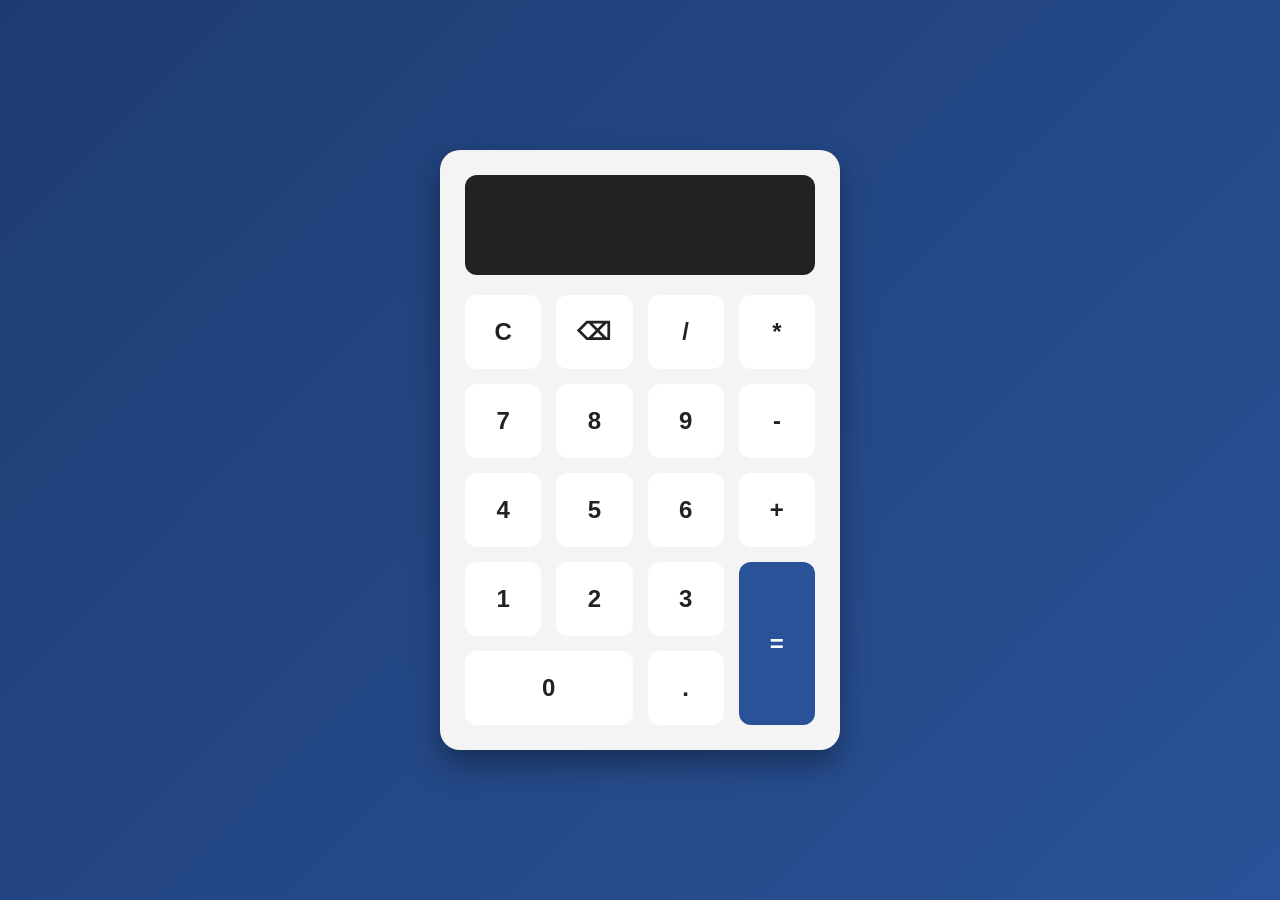
<file: semi_front/semi-front/gpt/index.html>
<!DOCTYPE html>
<html lang="pt-BR">
<head>
  <meta charset="UTF-8">
  <meta name="viewport" content="width=device-width, initial-scale=1.0">
  <title>Calculadora Simples</title>
  <link rel="stylesheet" href="style.css">
</head>
<body>

  <div class="calculadora">
    <input type="text" id="display" disabled>

    <div class="botoes">
      <button onclick="limpar()">C</button>
      <button onclick="apagar()">⌫</button>
      <button onclick="adicionar('/')">/</button>
      <button onclick="adicionar('*')">*</button>

      <button onclick="adicionar('7')">7</button>
      <button onclick="adicionar('8')">8</button>
      <button onclick="adicionar('9')">9</button>
      <button onclick="adicionar('-')">-</button>

      <button onclick="adicionar('4')">4</button>
      <button onclick="adicionar('5')">5</button>
      <button onclick="adicionar('6')">6</button>
      <button onclick="adicionar('+')">+</button>

      <button onclick="adicionar('1')">1</button>
      <button onclick="adicionar('2')">2</button>
      <button onclick="adicionar('3')">3</button>
      <button class="igual" onclick="calcular()">=</button>

      <button class="zero" onclick="adicionar('0')">0</button>
      <button onclick="adicionar('.')">.</button>
    </div>
  </div>

  <script src="script.js"></script>
</body>
</html>
</file>
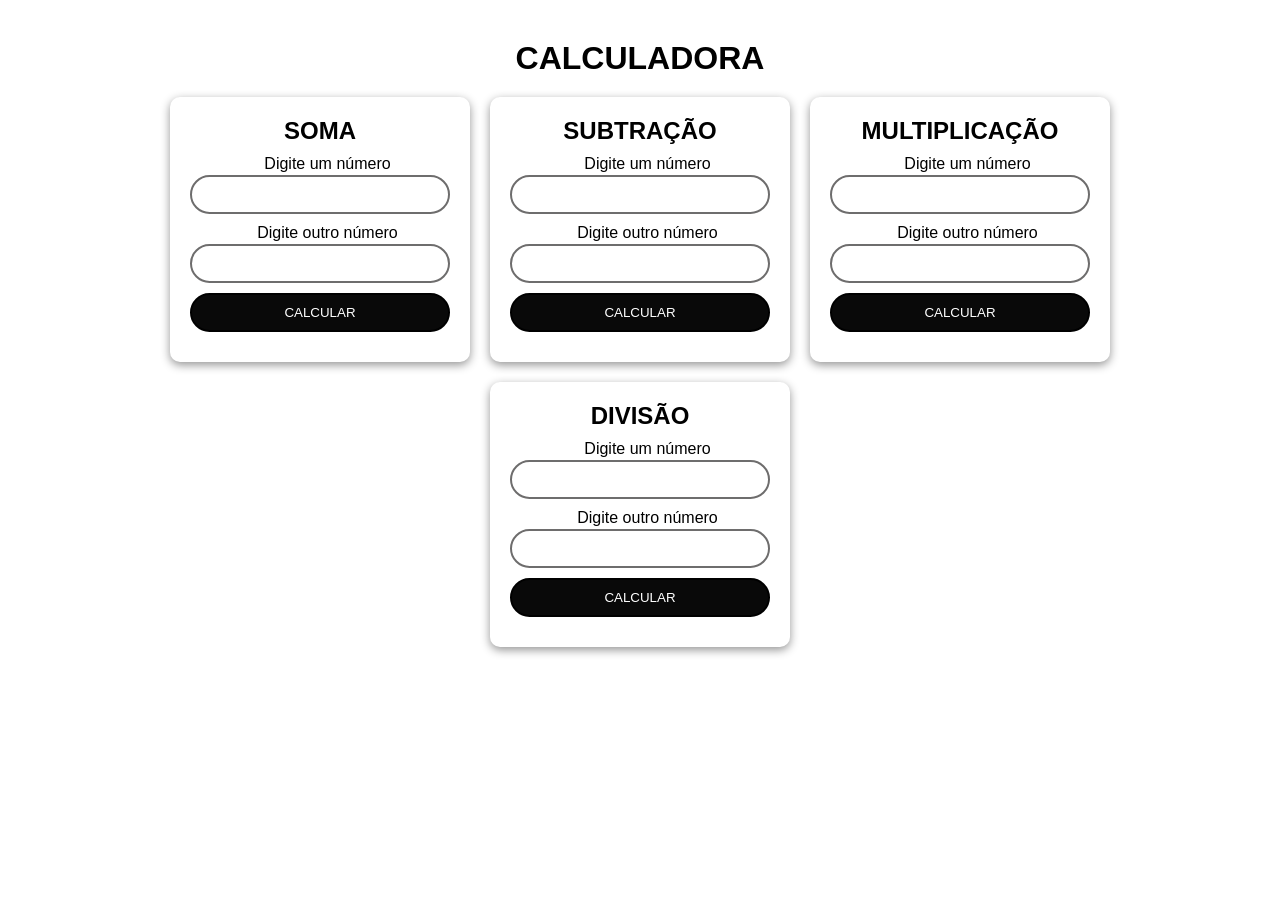
<file: semi_front/semi-front/inicial/index.html>
<!DOCTYPE html>
<html lang="en">
<head>
    <meta charset="UTF-8">
    <meta name="viewport" content="width=device-width, initial-scale=1.0">
    <title>Calculadora</title>
    <link rel="stylesheet" href="style.css">
</head>
<body>
    <h1>CALCULADORA</h1>
    <main>
        <div>
            <h2>SOMA</h2>
            <label for="numero1">Digite um número</label>
            <input type="number" id="numero1">
            <label for="numero2">Digite outro número</label>
            <input type="number" id="numero2">
            <button onclick="somar()">CALCULAR</button>
            <p id="respSoma"></p>
        </div>
        <div>
            <h2>SUBTRAÇÃO</h2>
            <label for="numero3">Digite um número</label>
            <input type="number" id="numero3">
            <label for="numero4">Digite outro número</label>
            <input type="number" id="numero4">
            <button onclick="sub()">CALCULAR</button>
            <p id="respSub"></p>
        </div>
        <div>
            <h2>MULTIPLICAÇÃO</h2>
            <label for="numero5">Digite um número</label>
            <input type="number" id="numero5">
            <label for="numero6">Digite outro número</label>
            <input type="number" id="numero6">
            <button onclick="mult()">CALCULAR</button>
            <p id="respMult"></p>
        </div>
        <div>
            <h2>DIVISÃO</h2>
            <label for="numero7">Digite um número</label>
            <input type="number" id="numero7">
            <label for="numero8">Digite outro número</label>
            <input type="number" id="numero8">
            <button onclick="div()">CALCULAR</button>
            <p id="respDiv"></p>
        </div>
    </main>

    <script src="script.js"></script>
</body>
</html>
</file>
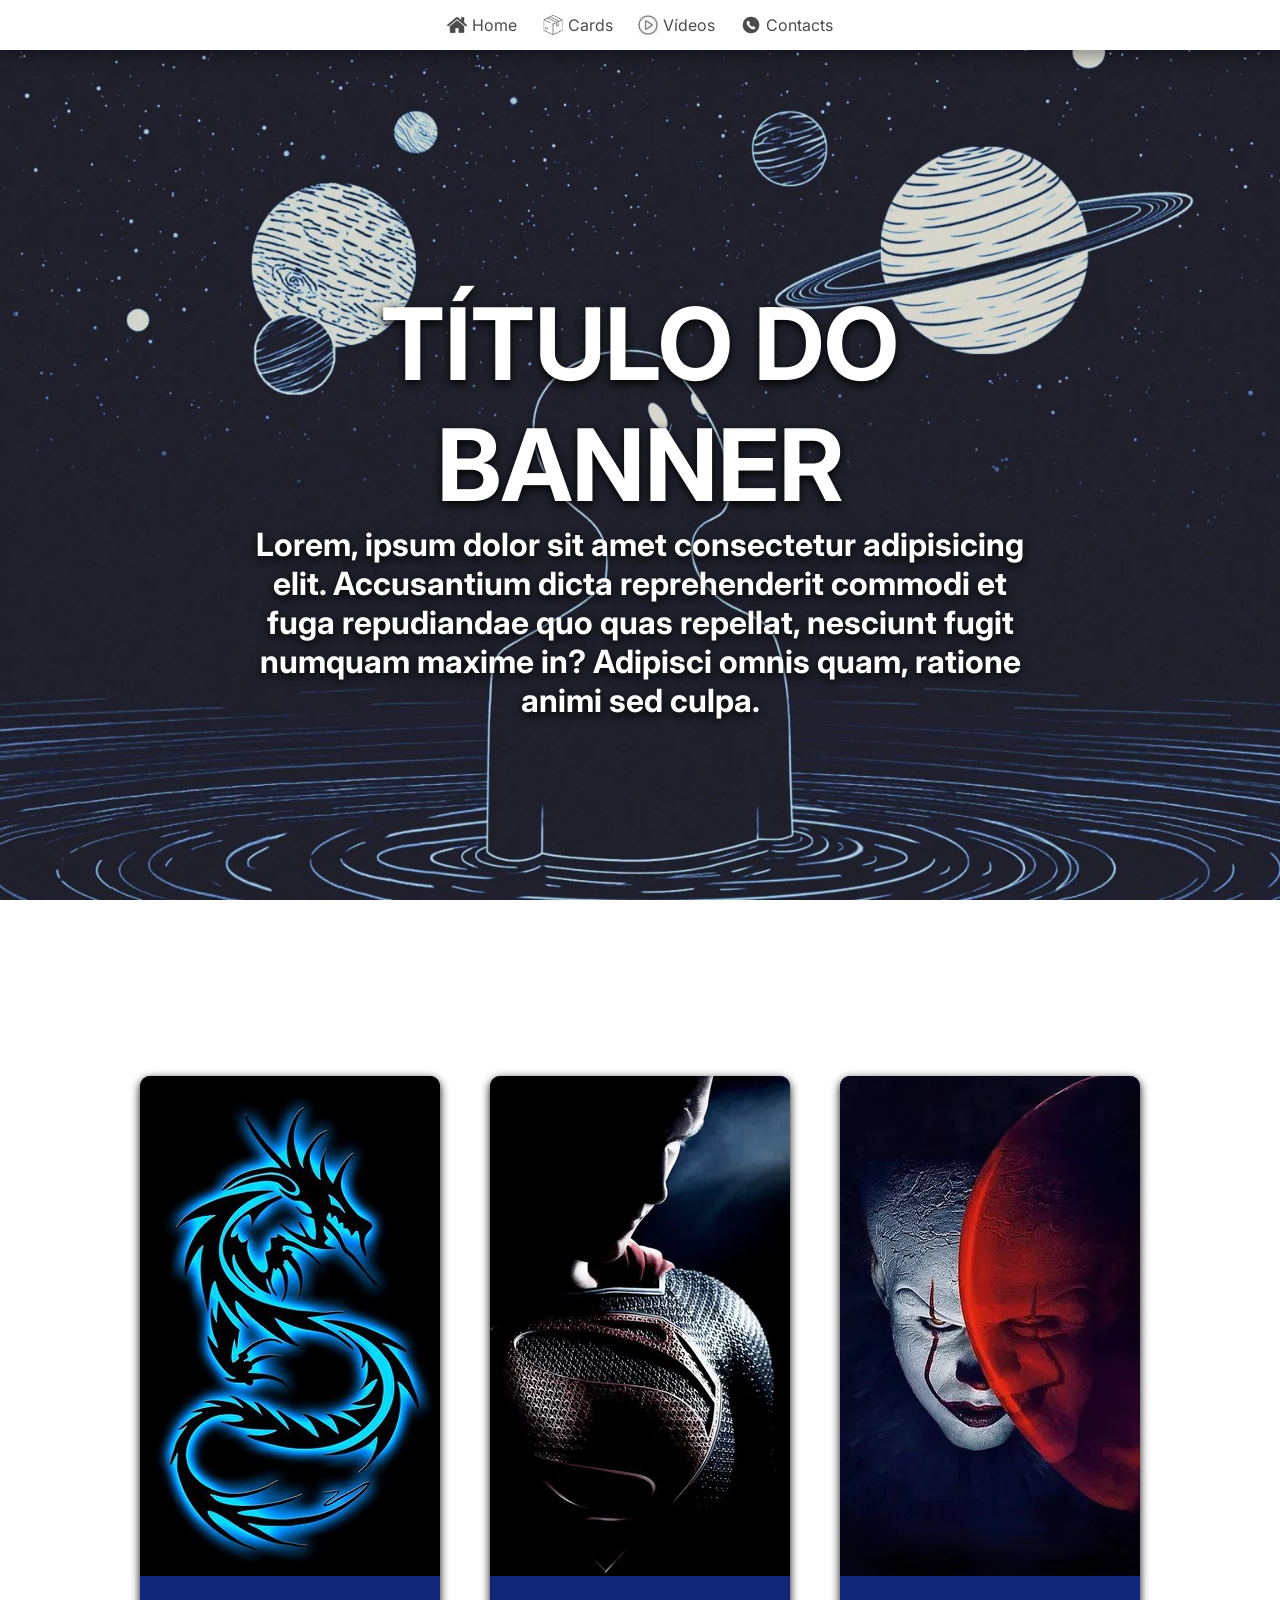
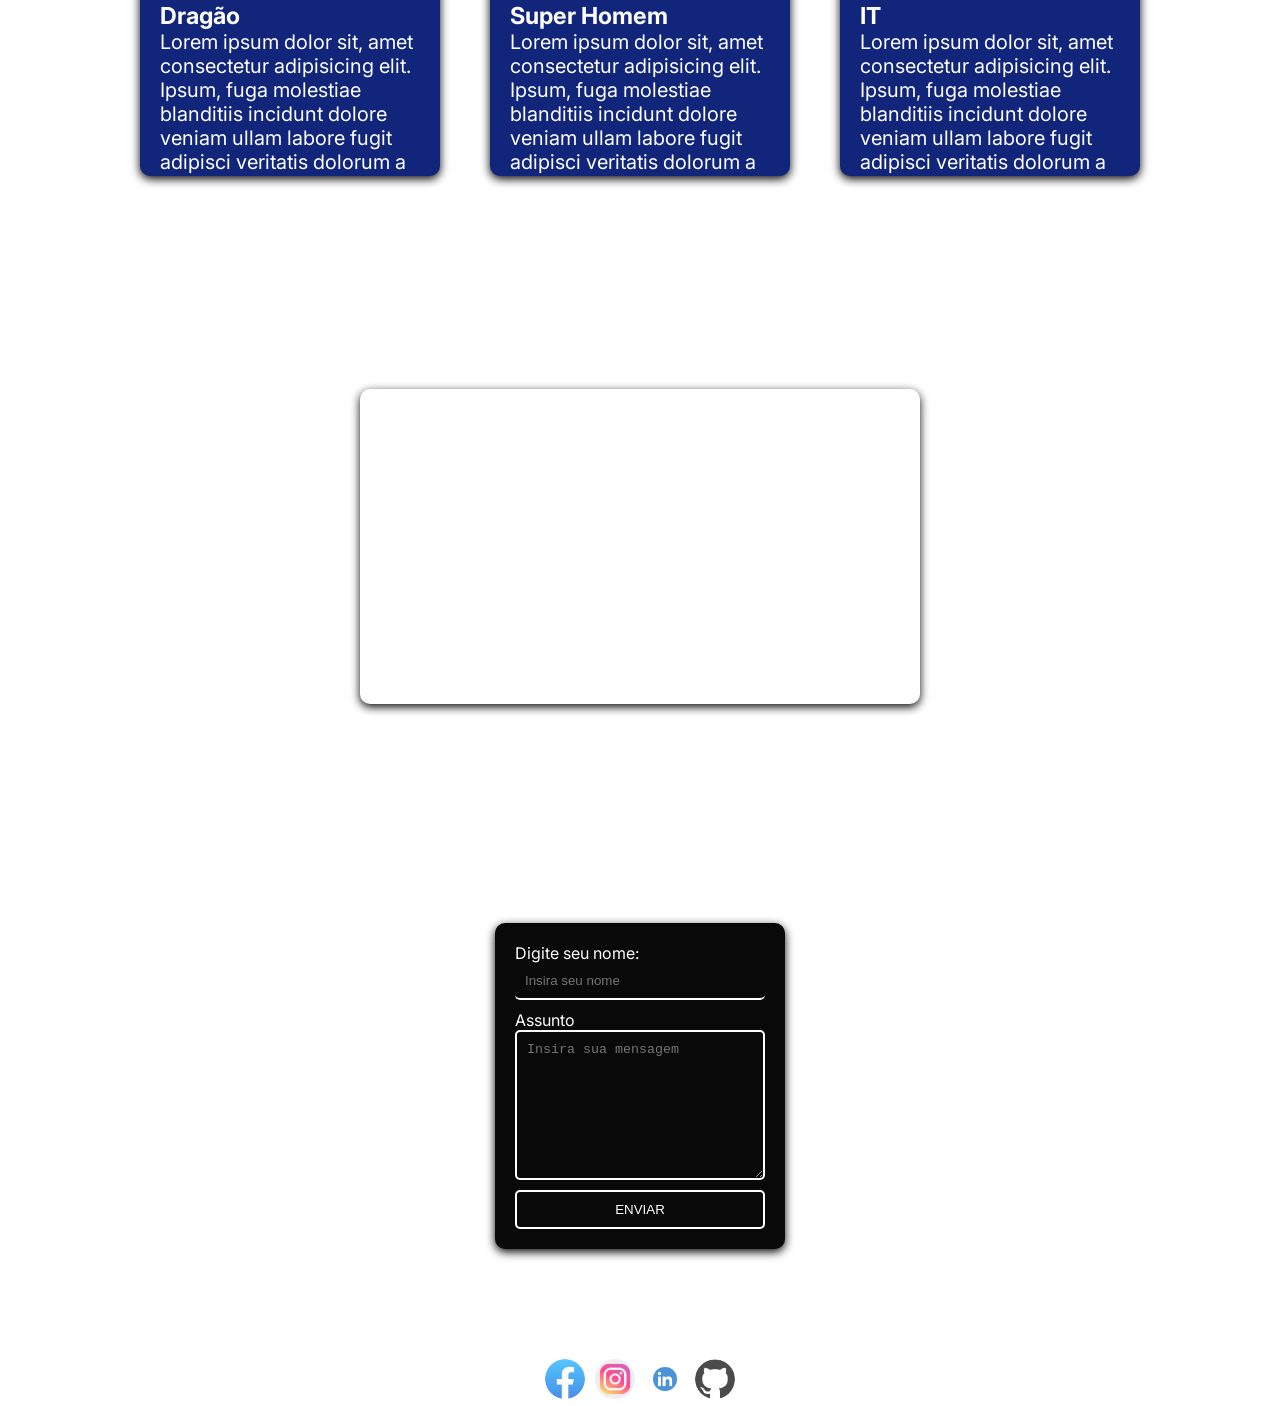
<file: semi_front/semi-front/lp/src/index.html>
<!DOCTYPE html>
<html lang="en">

<head>
    <meta charset="UTF-8">
    <meta name="viewport" content="width=device-width, initial-scale=1.0">
    <title>Document</title>
    <link rel="stylesheet" href="style.css">
    <link rel="preconnect" href="https://fonts.googleapis.com">
    <link rel="preconnect" href="https://fonts.gstatic.com" crossorigin>
    <link
        href="https://fonts.googleapis.com/css2?family=Inter:ital,opsz,wght@0,14..32,100..900;1,14..32,100..900&display=swap"
        rel="stylesheet"
    />
</head>

<body>
    <nav>
        <span class="navItem" onclick="navTo('s1')">
            <img src="../icons/home.png" alt="Home">
            <p class="navWords">Home</p>
        </span>
        </span>
        <span class="navItem" onclick="navTo('s3')">
            <img src="../icons/box.png" alt="Products">
            <p class="navWords">Cards</p>
        </span>
        <span class="navItem" onclick="navTo('s4')">
            <img src="../icons/png-clipart-play-icon-video-player-information-play-icon-miscellaneous-angle-thumbnail.png" alt="Vídeo">
            <p class="navWords">Vídeos</p>
        </span>
        <span class="navItem" onclick="navTo('s5')">
            <img src="../icons/mobile.png" alt="Contacts">
            <p class="navWords">Contacts</p>
        </span>
    </nav>
    <main>
        <section id="s1" class="s1">
            <h1>Título do banner</h1>
            <h2>Lorem, ipsum dolor sit amet consectetur adipisicing elit. Accusantium dicta reprehenderit commodi et fuga repudiandae quo quas repellat, nesciunt fugit numquam maxime in? Adipisci omnis quam, ratione animi sed culpa.</h2>
        </section>
        
        <section id="s3" class="s3">
            <div class="card">
                <img src="../images/dragão.jpg" alt="">
                <div class="textcard">
                    <h3>Dragão</h3>
                    <p>Lorem ipsum dolor sit, amet consectetur adipisicing elit. Ipsum, fuga molestiae blanditiis incidunt dolore veniam ullam labore fugit adipisci veritatis dolorum a fugiat laudantium odio iste, magni quis? Odio, quaerat!</p>
                </div>
            </div>

            <div class="card">
                <img src="../images/super.webp" alt="">
                <div class="textcard">
                    <h3>Super Homem</h3>
                    <p>Lorem ipsum dolor sit, amet consectetur adipisicing elit. Ipsum, fuga molestiae blanditiis incidunt dolore veniam ullam labore fugit adipisci veritatis dolorum a fugiat laudantium odio iste, magni quis? Odio, quaerat!</p>
                </div>
            </div>

            <div class="card">
                <img src="../images/it.webp" alt="">
                <div class="textcard">
                    <h3>IT</h3>
                    <p>Lorem ipsum dolor sit, amet consectetur adipisicing elit. Ipsum, fuga molestiae blanditiis incidunt dolore veniam ullam labore fugit adipisci veritatis dolorum a fugiat laudantium odio iste, magni quis? Odio, quaerat!</p>
                </div>
            </div>

        </section>

        <section id="s4" class="s4">
           <iframe class="video" src="https://www.youtube.com/embed/teU46z1565k?si=jlPgaxgSVuUKxPOg" title="YouTube video player" frameborder="0" allow="accelerometer; autoplay; clipboard-write; encrypted-media; gyroscope; picture-in-picture; web-share" referrerpolicy="strict-origin-when-cross-origin" allowfullscreen></iframe>
        </section>
        <section id="s5" class="s5">
            <div class="formulario">
                <label for="nome">Digite seu nome:</label>
                <input type="text" id="nome" placeholder="Insira seu nome">
                <label for="assunto">Assunto</label>
                <textarea id="assunto" placeholder="Insira sua mensagem"></textarea>
                <button onclick="enviar()">ENVIAR</button>
            </div>
        </section>
    </main>

    <footer>
        <a href="https://facebook.com" target=""target="_blank">
            <img width="40px" src="../icons/facebook icon.png" alt="Facebook" />
        </a>
        <a href="https://instagram.com" target="_blank">
            <img width="40px" src="../icons/insta.avif" alt="instagram" />
        </a>
        <a href="https://linkedin.com" target="_blank">
            <img width="40px" src="../icons/linkedin-png.webp" alt="Linkedin" />
        </a>
        <a href="https://github.com" target=""target="_blank">
            <img width="40px" src="../icons/github.png" alt="github" />
        </a>

    </footer>

    <script src="script.js"></script>
</body>

</html>
</file>
<file: semi_front/semi-front/gpt/style.css>
* {
  margin: 0;
  padding: 0;
  box-sizing: border-box;
  font-family: Arial, sans-serif;
}

body {
  height: 100vh;
  display: grid;
  place-items: center;
  background: linear-gradient(135deg, #1e3c72, #2a5298);
}

.calculadora {
  width: 400px;
  height: 600px;
  background-color: #f4f4f4;
  border-radius: 20px;
  padding: 25px;
  display: grid;
  grid-template-rows: 100px 1fr;
  gap: 20px;
  box-shadow: 0 15px 30px rgba(0, 0, 0, 0.35);
}

#display {
  width: 100%;
  height: 100%;
  border: none;
  border-radius: 12px;
  background-color: #222;
  color: white;
  font-size: 38px;
  text-align: right;
  padding: 20px;
  outline: none;
}

.botoes {
  display: grid;
  grid-template-columns: repeat(4, 1fr);
  gap: 15px;
}

button {
  border: none;
  border-radius: 12px;
  font-size: 24px;
  font-weight: bold;
  cursor: pointer;
  background-color: #ffffff;
  color: #222;
  transition: 0.2s;
}

button:hover {
  background-color: #dfe6f1;
  transform: scale(1.05);
}

button:active {
  transform: scale(0.95);
}

.igual {
  grid-row: span 2;
  background-color: #2a5298;
  color: white;
}

.igual:hover {
  background-color: #1e3c72;
}

.zero {
  grid-column: span 2;
}
</file>
<file: semi_front/semi-front/inicial/style.css>
*{
    margin: 0;
    padding: 0;
    box-sizing: border-box;
    font-family: Arial, Helvetica, sans-serif;
}

h1{
    width: 100%;
    text-align: center;
    margin-top: 20px;
    margin-bottom: 20px;
}

body{
    overflow-x: hidden;
    min-height: 100vh;
    height: auto;
    padding: 20px;
    /* display: flex;
    align-items: center;
    justify-content: center;
    flex-direction: column; */
}

main{
    display: flex;
    flex-direction: row;
    align-items: center;
    justify-content: center;
    flex-wrap: wrap;
    gap: 20px;

}

div{
    width: 300px;
    height: auto;
    border-radius: 10px;
    display: flex;
    flex-direction: column;
    align-items: center;
    justify-content: center;
    gap: 10px;
    padding: 20px;
    box-shadow: 0px 3px 10px rgba(0, 0, 0, 0.422);
}

label{
    margin-bottom: -8px;
    padding-left: 15px;
}

input{
    padding: 10px;
    border-radius: 999px;
    border: none;
    border: 2px solid rgb(110, 109, 109);
    width: 100%;
}

input:focus{
    color: rgb(130, 130, 130);
    border: none;
}

h2{
    width: 100%;
    text-align: center;
}

button{
    padding: 10px;
    border-radius: 999px;
    background-color: #090909;
    color: #ffffff;
    transition: all 200ms ease-in-out;
    border: none;
    border: 2px solid rgb(0, 0, 0);
    width: 100%;
}

button:hover{
    cursor: pointer;
    background-color: #ffffff;
    color: #090909;
}
</file>
<file: semi_front/semi-front/lp/src/style.css>
*{
margin: 0;
padding: 0;
box-sizing: border-box;
}

body {
    font-family: "Inter", sans-serif;
}

nav {
    position: fixed;
    background-color: white;
    width: 100%;
    height: 50px;
    display: flex;
    align-items: center;
    justify-content: center;
    gap: 2vw;
    box-shadow: rgba(0, 0, 0, 0.35) 0px 5px 15px;
    animation: cima 2s ease-in-out;
}

 @keyframes cima {
    0%{
        transform: translateY(-50px);
        opacity: 0;
    }    
}

.navItem {
    display: flex;
    align-items: center;
    justify-content: center;
    gap: 5px;
    opacity: 0.7;
    transition: all 200ms ease-in-out;
}

.navItem:hover {
    opacity: 1;
    cursor: pointer;
}

.navItem img {
    width: 20px;
    height: auto;
}

section {
    text-decoration: none;
    color: inherit;
}

section {
    min-height: 100vh;
    height: auto;
}

.s1 {
    background-image: url(../images/bg.webp);
    background-position: center;
    background-repeat: no-repeat;
    background-size: cover;
    background-attachment: fixed;
    flex-direction: column;
    align-items: center;
    justify-content: center;
    padding: 20%;
}

.s1 h1 {
    font-size: 100px;
    /* word-break: break-all; */
    color: #ffffff;
    text-transform: uppercase;
    text-shadow: 0px 3px 10px black;
    width: 100%;
    text-align: center;
    padding-top: 3vh;
    animation: esquerda 2s ease-in-out;
}

@keyframes esquerda {
    0%{
        transform: translateY(-50px);
        opacity: 0;
    }    
}

.s1 h2 {
    color: white;
    font-size: 32px;
    text-shadow: 0px 3px 10px black;
    width: 100%;
    text-align: center;
    animation: direita 2s ease-in-out;
}

@keyframes direita {
    0%{
        transform: translatey(50px);
        opacity: 0;
    }
}



.s4 {
    display: flex;
    align-items: center;
    justify-content: center;
    min-height: 60vh;
}

.video { 
    width: 560px;
    height: 315px;
    box-shadow: 0px 3px 10px #090909;
    border-radius: 10px;
}

.s5 {
    min-height: 60vh;
    display: flex;
    align-items: center;
    justify-content: center;
}

.formulario {
    background-color: #090909;
    color: #ffffff;
    box-shadow: 0px 3px 10px #090909;
    display: flex;
    align-items: center;
    justify-content: center;
    flex-direction: column;
    padding: 20px;
    border-radius: 10px;
    gap: 10px;
}

.formulario label { 
    width: 100%;
    margin-bottom: -10px;
    padding-left: 2px solid white;
}

.formulario input {
    padding: 10px;
    border-radius: 5px;
    border: none;
    background: transparent;
    color: white;
    border-bottom:  2px solid white;
    width: 100%;
}

input:focus {
    outline: none;
    color: rgb(229, 255, 0);
    border-bottom: 2px solid rgb(229, 255, 0);
}

textarea {
    max-width: 250px;
    min-width: 250px;
    min-height: 150px;
    max-height: 150px;
    padding: 10px;
    border: none;
    border-radius: 5px;
    border: 2px solid white;
    background: transparent;
    color: white;
}

textarea:focus {
    outline: none;
}

button {
    border: none;
    border-radius: 5px;
    border: 2px solid white;
    padding: 10px;
    background: transparent;
    color: white;
    transition: all 200ms linear;
    width: 100%;
}

button:hover { 
    background: white;
    color: #090909;
    cursor: pointer;
}

.s3 {
    display: flex;
    align-items: center;
    justify-content: center;
    flex-wrap: wrap;
    gap: 50px;
    padding: 100px;
}

.card {
    background-color: rgb(17, 37, 122);
    color: white;
    font-size: 20px;
    width: 300px;
    height: 700px;
    overflow: hidden;
    border-radius: 10px;
    box-shadow: 0px 3px 10px #090909;
}

.card img {
    width: 100%;
    height: auto;
}

.textcard h4{
    margin-bottom: 10px;
}

.textcard{
    padding: 20px;
}

a{
    text-decoration: none;
}

footer{
    display: flex;
    align-items: center;
    justify-content: center;
    height: 50px;
    padding: 10px;
    gap: 10px;   
}

footer a img{
    border-radius: 999px;
    opacity: 0.7;
    transition: all 200ms ease-in-out;
}

footer a img:hover {
    opacity: 1;
    cursor: pointer;
    transform: scale(1.1) translateY(-5px);
}

@media (width <= 800px){
    nav{
        height: 80px;
        gap: 5vw;
    }

    .navItem img{
        width: 50px;
    }

    .navWords{
        display: none;
    }

    .video{
        width: 100%;
        height: 315px;
        border-radius: 0px;
    }
    .s1{
        background-image: url(../images/bgMobile.jpg);
    }

}
</file>
